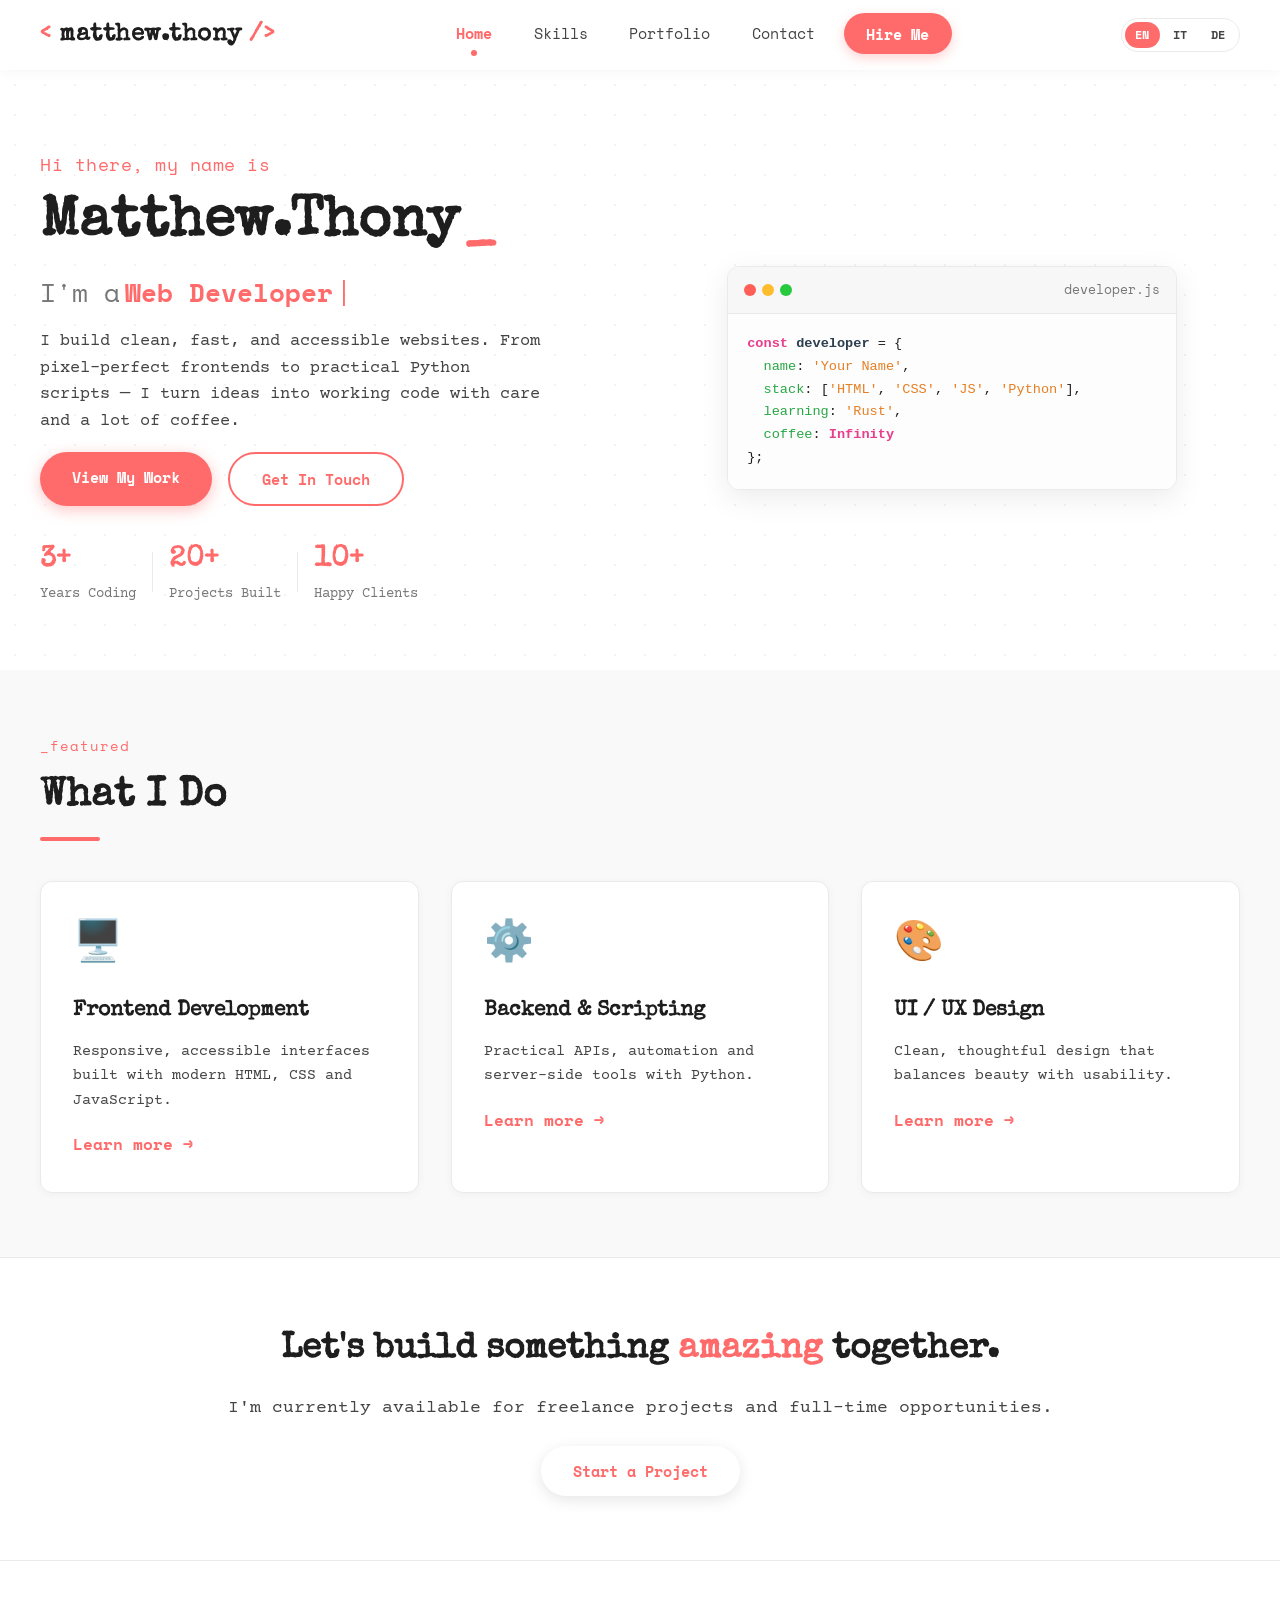
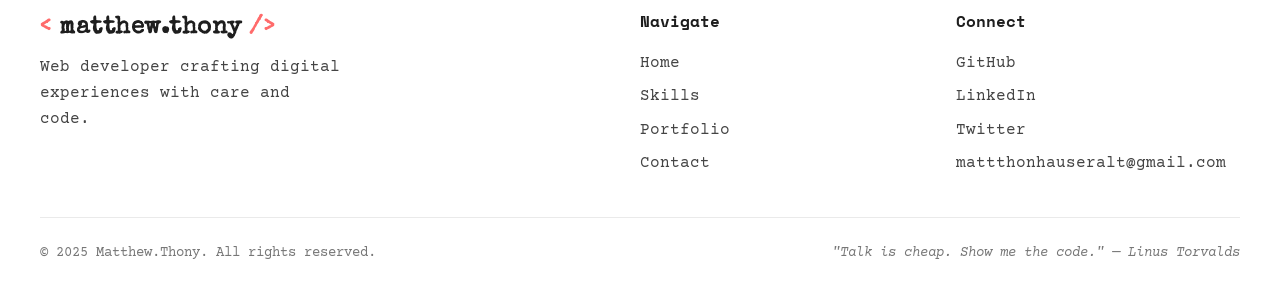
<file: index.html>
<!DOCTYPE html>
<html lang="en">
<head>
  <meta charset="UTF-8">
  <meta name="viewport" content="width=device-width, initial-scale=1.0">
  <title>Portfolio — Home</title>
  <link rel="preconnect" href="https://fonts.googleapis.com">
  <link rel="preconnect" href="https://fonts.gstatic.com" crossorigin>
  <link href="https://fonts.googleapis.com/css2?family=Special+Elite&family=Courier+Prime:ital,wght@0,400;0,700;1,400&family=Space+Mono:wght@400;700&display=swap" rel="stylesheet">
  <link rel="stylesheet" href="style.css">
</head>
<body>

<nav class="navbar">
  <div class="nav-container">
    <a href="index.html" class="nav-logo">
      <span class="logo-bracket">&lt;</span>
      <span class="logo-text" data-i18n="nav.logo">Matthew.Thony</span>
      <span class="logo-bracket">/&gt;</span>
    </a>
    <ul class="nav-menu" id="nav-menu">
      <li><a href="index.html" class="nav-link active" data-i18n="nav.home">Home</a></li>
      <li><a href="skills.html" class="nav-link" data-i18n="nav.skills">Skills</a></li>
      <li><a href="portfolio.html" class="nav-link" data-i18n="nav.portfolio">Portfolio</a></li>
      <li><a href="contact.html" class="nav-link" data-i18n="nav.contact">Contact</a></li>
      <li class="nav-cta"><a href="contact.html" class="nav-link cta-link" data-i18n="nav.hire">Hire Me</a></li>
    </ul>
    <div class="lang-switcher">
      <button class="lang-btn" data-lang="en">EN</button>
      <button class="lang-btn" data-lang="it">IT</button>
      <button class="lang-btn" data-lang="de">DE</button>
    </div>
    <div class="nav-toggle" id="nav-toggle" role="button" tabindex="0" aria-label="Menu">
      <span class="toggle-bar"></span><span class="toggle-bar"></span><span class="toggle-bar"></span>
    </div>
  </div>
</nav>

<section class="hero">
  <div class="hero-bg-dots"></div>
  <div class="hero-container">
    <div class="hero-content">
      <p class="hero-greeting" data-i18n="home.greeting"></p>
      <h1 class="hero-title"><span data-i18n="home.title"></span><span class="cursor-blink">_</span></h1>
      <div class="hero-typewriter">
        <span class="typewriter-prefix" data-i18n="home.typewriterPrefix"></span>
        <span class="typewriter-text" id="typewriter-text"></span>
        <span class="typewriter-cursor">|</span>
      </div>
      <p class="hero-description" data-i18n="home.description"></p>
      <div class="hero-buttons">
        <a href="portfolio.html" class="btn btn-primary" data-i18n="home.btnWork"></a>
        <a href="contact.html" class="btn btn-outline" data-i18n="home.btnContact"></a>
      </div>
      <div class="hero-meta" id="hero-stats"></div>
    </div>
    <div class="hero-visual">
      <div class="hero-code-card">
        <div class="code-card-header">
          <div class="code-dots">
            <span class="dot dot-red"></span><span class="dot dot-yellow"></span><span class="dot dot-green"></span>
          </div>
          <span class="code-filename">developer.js</span>
        </div>
        <div class="code-card-body">
<pre><code><span class="code-keyword">const</span> <span class="code-var">developer</span> = {
  <span class="code-prop">name</span>: <span class="code-string">'Your Name'</span>,
  <span class="code-prop">stack</span>: [<span class="code-string">'HTML'</span>, <span class="code-string">'CSS'</span>, <span class="code-string">'JS'</span>, <span class="code-string">'Python'</span>],
  <span class="code-prop">learning</span>: <span class="code-string">'Rust'</span>,
  <span class="code-prop">coffee</span>: <span class="code-keyword">Infinity</span>
};</code></pre>
        </div>
      </div>
    </div>
  </div>
</section>

<section class="featured">
  <div class="section-container">
    <div class="section-header">
      <p class="section-tag">_featured</p>
      <h2 class="section-title" data-i18n="home.featuredTitle"></h2>
      <div class="section-line"></div>
    </div>
    <div class="featured-grid" id="featured-grid"></div>
  </div>
</section>

<section class="cta-banner">
  <div class="section-container">
    <div class="cta-content">
      <h2><span data-i18n="home.ctaTitle"></span> <span class="cta-highlight" data-i18n="home.ctaHighlight"></span><span data-i18n="home.ctaTitleEnd"></span></h2>
      <p data-i18n="home.ctaText"></p>
      <a href="contact.html" class="btn btn-light" data-i18n="home.ctaBtn"></a>
    </div>
  </div>
</section>

<footer class="footer">
  <div class="footer-container">
    <div class="footer-top">
      <div class="footer-brand">
        <a href="index.html" class="nav-logo footer-logo">
          <span class="logo-bracket">&lt;</span>
          <span class="logo-text" data-i18n="nav.logo"></span>
          <span class="logo-bracket">/&gt;</span>
        </a>
        <p data-i18n="footer.tagline"></p>
      </div>
      <div class="footer-links">
        <h4 data-i18n="footer.navTitle"></h4>
        <a href="index.html" data-i18n="nav.home"></a>
        <a href="skills.html" data-i18n="nav.skills"></a>
        <a href="portfolio.html" data-i18n="nav.portfolio"></a>
        <a href="contact.html" data-i18n="nav.contact"></a>
      </div>
      <div class="footer-links">
        <h4 data-i18n="footer.connectTitle"></h4>
        <a href="#">GitHub</a>
        <a href="#">LinkedIn</a>
        <a href="#">Twitter</a>
        <a href="#" data-i18n="contact.email"></a>
      </div>
    </div>
    <div class="footer-bottom">
      <p>&copy; 2025 <span data-i18n="home.title"></span>. <span data-i18n="footer.rights"></span></p>
      <p class="footer-quote" data-i18n="footer.quote"></p>
    </div>
  </div>
</footer>

<script src="content.js"></script>
<script src="script.js"></script>
</body>
</html>
</file>
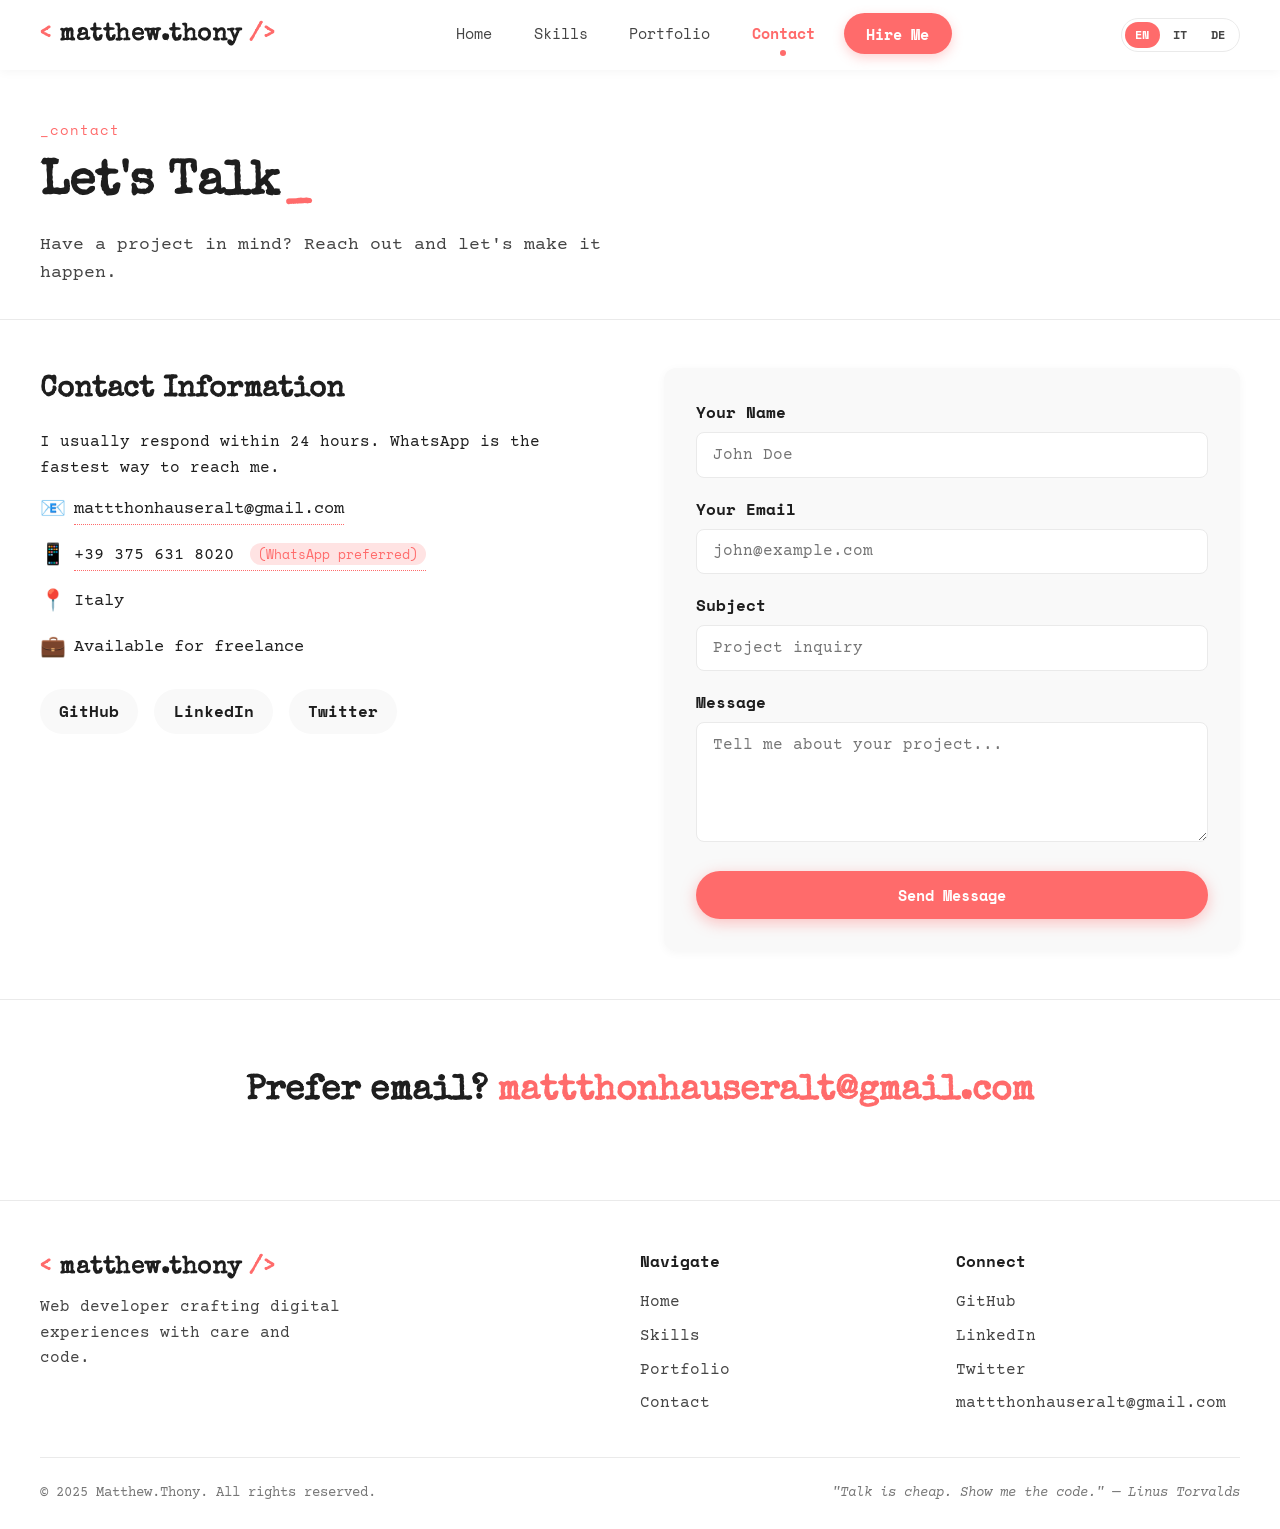
<file: contact.html>
<!DOCTYPE html>
<html lang="en">
<head>
  <meta charset="UTF-8">
  <meta name="viewport" content="width=device-width, initial-scale=1.0">
  <title>Contact</title>
  <link rel="preconnect" href="https://fonts.googleapis.com">
  <link rel="preconnect" href="https://fonts.gstatic.com" crossorigin>
  <link href="https://fonts.googleapis.com/css2?family=Special+Elite&family=Courier+Prime:ital,wght@0,400;0,700;1,400&family=Space+Mono:wght@400;700&display=swap" rel="stylesheet">
  <link rel="stylesheet" href="style.css">
</head>
<body>

<nav class="navbar">
  <div class="nav-container">
    <a href="index.html" class="nav-logo">
      <span class="logo-bracket">&lt;</span>
      <span class="logo-text" data-i18n="nav.logo"></span>
      <span class="logo-bracket">/&gt;</span>
    </a>
    <ul class="nav-menu" id="nav-menu">
      <li><a href="index.html" class="nav-link" data-i18n="nav.home"></a></li>
      <li><a href="skills.html" class="nav-link" data-i18n="nav.skills"></a></li>
      <li><a href="portfolio.html" class="nav-link" data-i18n="nav.portfolio"></a></li>
      <li><a href="contact.html" class="nav-link active" data-i18n="nav.contact"></a></li>
      <li class="nav-cta"><a href="contact.html" class="nav-link cta-link" data-i18n="nav.hire"></a></li>
    </ul>
    <div class="lang-switcher">
      <button class="lang-btn" data-lang="en">EN</button>
      <button class="lang-btn" data-lang="it">IT</button>
      <button class="lang-btn" data-lang="de">DE</button>
    </div>
    <div class="nav-toggle" id="nav-toggle" role="button" tabindex="0" aria-label="Menu">
      <span class="toggle-bar"></span><span class="toggle-bar"></span><span class="toggle-bar"></span>
    </div>
  </div>
</nav>

<header class="page-header">
  <div class="section-container">
    <p class="section-tag" data-i18n="contact.tag"></p>
    <h1 class="page-title"><span data-i18n="contact.title"></span><span class="cursor-blink">_</span></h1>
    <p class="page-subtitle" data-i18n="contact.subtitle"></p>
  </div>
</header>

<section class="contact-section">
  <div class="section-container contact-flex">
    <div class="contact-info">
      <h2 data-i18n="contact.infoTitle"></h2>
      <p data-i18n="contact.infoSubtitle"></p>
      <div class="contact-details" id="contact-details"></div>
      <div class="social-links">
        <a href="#" class="social-link">GitHub</a>
        <a href="#" class="social-link">LinkedIn</a>
        <a href="#" class="social-link">Twitter</a>
      </div>
    </div>
    <div class="contact-form-container">
      <form action="https://api.web3forms.com/submit" method="POST" class="contact-form">

    <!-- 🔑 Web3Forms hidden fields — these MUST stay inside the form -->
    <input type="hidden" name="access_key" value="4d2bb78f-a3fa-4313-9913-e1c6d6ae6f00">
    <input type="hidden" name="subject" value="New message from your portfolio">
    <input type="hidden" name="from_name" value="Portfolio Contact Form">
    <!-- Honeypot spam trap — leave as is -->
    <input type="checkbox" name="botcheck" style="display:none">

    <!-- Visible fields -->
    <div class="form-group">
      <label for="name" data-i18n="contact.nameLabel"></label>
      <input type="text" id="name" name="name" data-i18n-placeholder="contact.namePlaceholder" required>
    </div>

    <div class="form-group">
      <label for="email" data-i18n="contact.emailLabel"></label>
      <input type="email" id="email" name="email" data-i18n-placeholder="contact.emailPlaceholder" required>
    </div>

    <div class="form-group">
      <label for="subject" data-i18n="contact.subjectLabel"></label>
      <input type="text" id="subject" name="subject" data-i18n-placeholder="contact.subjectPlaceholder">
    </div>

    <div class="form-group">
      <label for="message" data-i18n="contact.messageLabel"></label>
      <textarea id="message" name="message" rows="5" data-i18n-placeholder="contact.messagePlaceholder" required></textarea>
    </div>

    <button type="submit" class="btn btn-primary btn-full" data-i18n="contact.sendBtn"></button>
  </form>
    </div>
  </div>
</section>

<section class="cta-banner">
  <div class="section-container">
    <div class="cta-content">
      <h2><span data-i18n="contact.preferEmail"></span> <span class="cta-highlight" data-i18n="contact.footerEmail"></span></h2>
    </div>
  </div>
</section>

<footer class="footer">
  <div class="footer-container">
    <div class="footer-top">
      <div class="footer-brand">
        <a href="index.html" class="nav-logo footer-logo">
          <span class="logo-bracket">&lt;</span>
          <span class="logo-text" data-i18n="nav.logo"></span>
          <span class="logo-bracket">/&gt;</span>
        </a>
        <p data-i18n="footer.tagline"></p>
      </div>
      <div class="footer-links">
        <h4 data-i18n="footer.navTitle"></h4>
        <a href="index.html" data-i18n="nav.home"></a>
        <a href="skills.html" data-i18n="nav.skills"></a>
        <a href="portfolio.html" data-i18n="nav.portfolio"></a>
        <a href="contact.html" data-i18n="nav.contact"></a>
      </div>
      <div class="footer-links">
        <h4 data-i18n="footer.connectTitle"></h4>
        <a href="#">GitHub</a><a href="#">LinkedIn</a><a href="#">Twitter</a>
        <a href="#" data-i18n="contact.email"></a>
      </div>
    </div>
    <div class="footer-bottom">
      <p>&copy; 2025 <span data-i18n="home.title"></span>. <span data-i18n="footer.rights"></span></p>
      <p class="footer-quote" data-i18n="footer.quote"></p>
    </div>
  </div>
</footer>

<script src="content.js"></script>
<script src="script.js"></script>
</body>
</html>
</file>
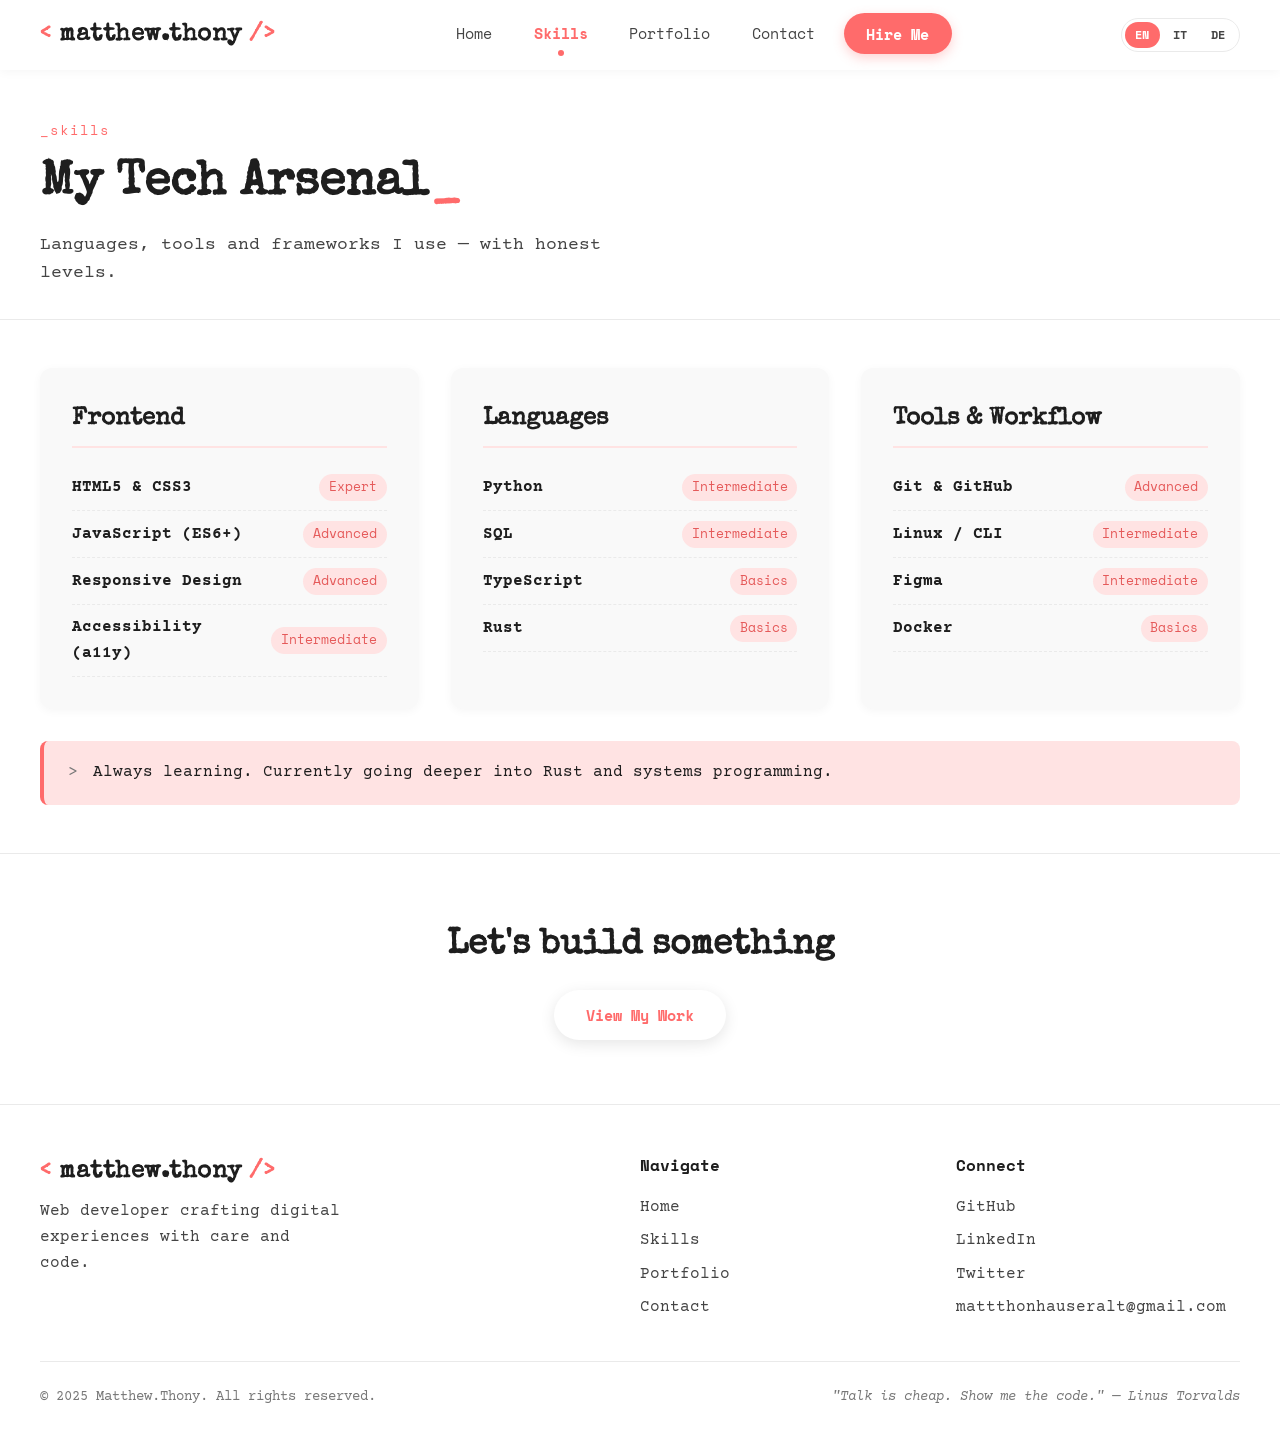
<file: skills.html>
<!DOCTYPE html>
<html lang="en">
<head>
  <meta charset="UTF-8">
  <meta name="viewport" content="width=device-width, initial-scale=1.0">
  <title>Skills</title>
  <link rel="preconnect" href="https://fonts.googleapis.com">
  <link rel="preconnect" href="https://fonts.gstatic.com" crossorigin>
  <link href="https://fonts.googleapis.com/css2?family=Special+Elite&family=Courier+Prime:ital,wght@0,400;0,700;1,400&family=Space+Mono:wght@400;700&display=swap" rel="stylesheet">
  <link rel="stylesheet" href="style.css">
</head>
<body>

<nav class="navbar">
  <div class="nav-container">
    <a href="index.html" class="nav-logo">
      <span class="logo-bracket">&lt;</span>
      <span class="logo-text" data-i18n="nav.logo"></span>
      <span class="logo-bracket">/&gt;</span>
    </a>
    <ul class="nav-menu" id="nav-menu">
      <li><a href="index.html" class="nav-link" data-i18n="nav.home"></a></li>
      <li><a href="skills.html" class="nav-link active" data-i18n="nav.skills"></a></li>
      <li><a href="portfolio.html" class="nav-link" data-i18n="nav.portfolio"></a></li>
      <li><a href="contact.html" class="nav-link" data-i18n="nav.contact"></a></li>
      <li class="nav-cta"><a href="contact.html" class="nav-link cta-link" data-i18n="nav.hire"></a></li>
    </ul>
    <div class="lang-switcher">
      <button class="lang-btn" data-lang="en">EN</button>
      <button class="lang-btn" data-lang="it">IT</button>
      <button class="lang-btn" data-lang="de">DE</button>
    </div>
    <div class="nav-toggle" id="nav-toggle" role="button" tabindex="0" aria-label="Menu">
      <span class="toggle-bar"></span><span class="toggle-bar"></span><span class="toggle-bar"></span>
    </div>
  </div>
</nav>

<header class="page-header">
  <div class="section-container">
    <p class="section-tag" data-i18n="skills.tag"></p>
    <h1 class="page-title"><span data-i18n="skills.title"></span><span class="cursor-blink">_</span></h1>
    <p class="page-subtitle" data-i18n="skills.subtitle"></p>
  </div>
</header>

<section class="skills-content">
  <div class="section-container">
    <div class="skills-grid" id="skills-grid"></div>
    <div class="skills-note">
      <p><span class="typewriter-prefix">&gt; </span><span data-i18n="skills.note"></span></p>
    </div>
  </div>
</section>

<section class="cta-banner">
  <div class="section-container">
    <div class="cta-content">
      <h2 data-i18n="home.ctaTitle"></h2>
      <a href="portfolio.html" class="btn btn-light" data-i18n="home.btnWork"></a>
    </div>
  </div>
</section>

<footer class="footer">
  <div class="footer-container">
    <div class="footer-top">
      <div class="footer-brand">
        <a href="index.html" class="nav-logo footer-logo">
          <span class="logo-bracket">&lt;</span>
          <span class="logo-text" data-i18n="nav.logo"></span>
          <span class="logo-bracket">/&gt;</span>
        </a>
        <p data-i18n="footer.tagline"></p>
      </div>
      <div class="footer-links">
        <h4 data-i18n="footer.navTitle"></h4>
        <a href="index.html" data-i18n="nav.home"></a>
        <a href="skills.html" data-i18n="nav.skills"></a>
        <a href="portfolio.html" data-i18n="nav.portfolio"></a>
        <a href="contact.html" data-i18n="nav.contact"></a>
      </div>
      <div class="footer-links">
        <h4 data-i18n="footer.connectTitle"></h4>
        <a href="#">GitHub</a><a href="#">LinkedIn</a><a href="#">Twitter</a>
        <a href="#" data-i18n="contact.email"></a>
      </div>
    </div>
    <div class="footer-bottom">
      <p>&copy; 2025 <span data-i18n="home.title"></span>. <span data-i18n="footer.rights"></span></p>
      <p class="footer-quote" data-i18n="footer.quote"></p>
    </div>
  </div>
</footer>

<script src="content.js"></script>
<script src="script.js"></script>
</body>
</html>
</file>
<file: style.css>
/* ============================================================
   style.css — full stylesheet for Matthew.Thony portfolio
   White, clean, typewriter fonts, coral accent.
   ============================================================ */

/* ===== RESET & VARIABLES ===== */
* {
  margin: 0;
  padding: 0;
  box-sizing: border-box;
}

:root {
  --bg-white: #ffffff;
  --bg-light: #f9f9f9;
  --text-dark: #1e1e1e;
  --text-medium: #444444;
  --text-light: #777777;
  --accent: #ff6b6b;
  --accent-dark: #e55a5a;
  --accent-light: #ffe3e3;
  --border-light: #eaeaea;
  --shadow-sm: 0 2px 10px rgba(0, 0, 0, 0.04);
  --shadow-md: 0 8px 30px rgba(0, 0, 0, 0.08);
  --font-typewriter: 'Special Elite', 'Courier New', monospace;
  --font-code: 'Courier Prime', 'Courier New', monospace;
  --font-mono: 'Space Mono', 'Courier New', monospace;
  --transition: all 0.3s ease;
}

html {
  scroll-behavior: smooth;
}

body {
  font-family: var(--font-code);
  background-color: var(--bg-white);
  color: var(--text-dark);
  line-height: 1.6;
  overflow-x: hidden;
}

a {
  text-decoration: none;
  color: inherit;
  transition: var(--transition);
}

ul {
  list-style: none;
}

img {
  max-width: 100%;
  display: block;
}

/* ===== NAVIGATION ===== */
.navbar {
  position: sticky;
  top: 0;
  background: rgba(255, 255, 255, 0.95);
  backdrop-filter: blur(10px);
  -webkit-backdrop-filter: blur(10px);
  box-shadow: var(--shadow-sm);
  z-index: 1000;
  padding: 0 1.5rem;
  height: 70px;
  display: flex;
  align-items: center;
}

.nav-container {
  width: 100%;
  max-width: 1200px;
  margin: 0 auto;
  display: flex;
  justify-content: space-between;
  align-items: center;
  gap: 1rem;
}

.nav-logo {
  font-family: var(--font-typewriter);
  font-size: 1.5rem;
  font-weight: 700;
  color: var(--text-dark);
  letter-spacing: 0.5px;
  white-space: nowrap;
}

.logo-bracket {
  color: var(--accent);
}

.logo-text {
  color: var(--text-dark);
}

.nav-menu {
  display: flex;
  align-items: center;
  gap: 1rem;
}

.nav-link {
  font-family: var(--font-mono);
  font-size: 0.95rem;
  font-weight: 500;
  color: var(--text-medium);
  padding: 0.5rem 0.8rem;
  border-radius: 6px;
  position: relative;
}

.nav-link:hover {
  color: var(--accent);
  background-color: var(--accent-light);
}

.nav-link.active {
  color: var(--accent);
  font-weight: 700;
}

.nav-link.active::after {
  content: '';
  position: absolute;
  bottom: -4px;
  left: 50%;
  transform: translateX(-50%);
  width: 6px;
  height: 6px;
  background: var(--accent);
  border-radius: 50%;
}

.cta-link {
  background: var(--accent);
  color: white !important;
  padding: 0.6rem 1.4rem;
  border-radius: 30px;
  font-weight: 700;
  box-shadow: 0 4px 12px rgba(255, 107, 107, 0.3);
}

.cta-link:hover {
  background: var(--accent-dark);
  color: white;
  transform: translateY(-2px);
}

/* ===== LANGUAGE SWITCHER ===== */
.lang-switcher {
  display: flex;
  gap: 0.2rem;
  border: 1px solid var(--border-light);
  border-radius: 30px;
  padding: 0.2rem;
  background: white;
}

.lang-btn {
  background: transparent;
  border: none;
  font-family: var(--font-mono);
  font-size: 0.75rem;
  font-weight: 700;
  color: var(--text-medium);
  padding: 0.3rem 0.65rem;
  border-radius: 20px;
  cursor: pointer;
  transition: var(--transition);
}

.lang-btn:hover {
  color: var(--accent);
}

.lang-btn.active {
  background: var(--accent);
  color: white;
}

/* ===== MOBILE NAV TOGGLE ===== */
.nav-toggle {
  display: none;
  flex-direction: column;
  gap: 5px;
  cursor: pointer;
  padding: 0.5rem;
}

.toggle-bar {
  width: 25px;
  height: 2px;
  background: var(--text-dark);
  transition: var(--transition);
}

/* ===== HERO ===== */
.hero {
  position: relative;
  padding: 5rem 1.5rem 4rem;
  overflow: hidden;
  background: var(--bg-white);
}

.hero-bg-dots {
  position: absolute;
  inset: 0;
  background-image: radial-gradient(circle, #e0e0e0 1px, transparent 1px);
  background-size: 30px 30px;
  opacity: 0.4;
  z-index: 0;
  pointer-events: none;
}

.hero-container {
  position: relative;
  z-index: 1;
  max-width: 1200px;
  margin: 0 auto;
  display: grid;
  grid-template-columns: 1fr 1fr;
  gap: 3rem;
  align-items: center;
}

.hero-content {
  display: flex;
  flex-direction: column;
  gap: 1rem;
}

.hero-greeting {
  font-family: var(--font-mono);
  color: var(--accent);
  font-size: 1.1rem;
  letter-spacing: 0.5px;
}

.hero-title {
  font-family: var(--font-typewriter);
  font-size: 3.5rem;
  font-weight: 700;
  line-height: 1.1;
  color: var(--text-dark);
}

.cursor-blink {
  animation: blink 1s step-end infinite;
  color: var(--accent);
}

@keyframes blink {
  0%, 100% { opacity: 1; }
  50% { opacity: 0; }
}

.hero-typewriter {
  font-family: var(--font-mono);
  font-size: 1.6rem;
  font-weight: 500;
  color: var(--text-medium);
  display: flex;
  align-items: center;
  flex-wrap: wrap;
  min-height: 2.4rem;
}

.typewriter-prefix {
  margin-right: 0.3rem;
  color: var(--text-light);
}

.typewriter-text {
  color: var(--accent);
  font-weight: 700;
}

.typewriter-cursor {
  margin-left: 0.2rem;
  animation: blink 1s step-end infinite;
  color: var(--accent);
}

.hero-description {
  font-family: var(--font-code);
  color: var(--text-medium);
  max-width: 500px;
  font-size: 1.05rem;
}

.hero-buttons {
  display: flex;
  gap: 1rem;
  flex-wrap: wrap;
}

.hero-meta {
  display: flex;
  align-items: center;
  gap: 1rem;
  flex-wrap: wrap;
  margin-top: 1rem;
}

.meta-item {
  display: flex;
  flex-direction: column;
}

.meta-number {
  font-family: var(--font-typewriter);
  font-size: 1.8rem;
  font-weight: 700;
  color: var(--accent);
}

.meta-label {
  font-size: 0.85rem;
  color: var(--text-light);
}

.meta-divider {
  width: 1px;
  height: 40px;
  background: var(--border-light);
}

/* ===== HERO CODE CARD ===== */
.hero-visual {
  display: flex;
  justify-content: center;
  align-items: center;
}

.hero-code-card {
  width: 100%;
  max-width: 450px;
  background: var(--bg-white);
  border-radius: 12px;
  box-shadow: var(--shadow-md);
  overflow: hidden;
  border: 1px solid var(--border-light);
  transition: var(--transition);
}

.hero-code-card:hover {
  box-shadow: 0 12px 40px rgba(0, 0, 0, 0.12);
  transform: translateY(-5px);
}

.code-card-header {
  background: #f7f7f7;
  padding: 0.8rem 1rem;
  display: flex;
  align-items: center;
  gap: 0.8rem;
  border-bottom: 1px solid var(--border-light);
}

.code-dots {
  display: flex;
  gap: 6px;
}

.dot {
  width: 12px;
  height: 12px;
  border-radius: 50%;
}

.dot-red { background: #ff5f56; }
.dot-yellow { background: #ffbd2e; }
.dot-green { background: #27c93f; }

.code-filename {
  font-family: var(--font-mono);
  font-size: 0.8rem;
  color: var(--text-light);
  margin-left: auto;
}

.code-card-body {
  padding: 1.2rem;
  background: #fdfdfd;
}

.code-card-body pre {
  margin: 0;
  font-family: var(--font-code);
  font-size: 0.85rem;
  line-height: 1.6;
  color: var(--text-dark);
  overflow-x: auto;
}

.code-keyword { color: #e83e8c; font-weight: 700; }
.code-var { color: #2c3e50; font-weight: 600; }
.code-prop { color: #28a745; }
.code-string { color: #e67e22; }

/* ===== BUTTONS ===== */
.btn {
  display: inline-block;
  font-family: var(--font-mono);
  font-weight: 700;
  padding: 0.8rem 2rem;
  border-radius: 30px;
  font-size: 0.95rem;
  cursor: pointer;
  transition: var(--transition);
  border: none;
  text-align: center;
}

.btn-primary {
  background: var(--accent);
  color: white;
  box-shadow: 0 4px 15px rgba(255, 107, 107, 0.4);
}

.btn-primary:hover {
  background: var(--accent-dark);
  transform: translateY(-3px);
  box-shadow: 0 8px 20px rgba(255, 107, 107, 0.5);
}

.btn-outline {
  background: transparent;
  color: var(--accent);
  border: 2px solid var(--accent);
}

.btn-outline:hover {
  background: var(--accent-light);
  transform: translateY(-3px);
}

.btn-light {
  background: white;
  color: var(--accent);
  box-shadow: 0 4px 15px rgba(0, 0, 0, 0.1);
}

.btn-light:hover {
  background: #f0f0f0;
  transform: translateY(-3px);
}

.btn-small {
  padding: 0.5rem 1.2rem;
  font-size: 0.85rem;
}

.btn-full {
  width: 100%;
}

/* ===== SECTIONS ===== */
.featured {
  padding: 4rem 1.5rem;
  background: var(--bg-light);
}

.section-container {
  max-width: 1200px;
  margin: 0 auto;
}

.section-header {
  margin-bottom: 2.5rem;
}

.section-tag {
  font-family: var(--font-mono);
  color: var(--accent);
  font-size: 0.9rem;
  letter-spacing: 1px;
}

.section-title {
  font-family: var(--font-typewriter);
  font-size: 2.5rem;
  color: var(--text-dark);
  margin: 0.5rem 0;
}

.section-line {
  width: 60px;
  height: 4px;
  background: var(--accent);
  border-radius: 2px;
  margin-top: 0.5rem;
}

/* ===== FEATURED CARDS ===== */
.featured-grid {
  display: grid;
  grid-template-columns: repeat(auto-fit, minmax(260px, 1fr));
  gap: 2rem;
}

.featured-card {
  background: var(--bg-white);
  padding: 2rem;
  border-radius: 12px;
  box-shadow: var(--shadow-sm);
  transition: var(--transition);
  border: 1px solid var(--border-light);
}

.featured-card:hover {
  box-shadow: var(--shadow-md);
  transform: translateY(-5px);
  border-color: var(--accent-light);
}

.featured-icon {
  font-size: 2.5rem;
  margin-bottom: 1rem;
}

.featured-card h3 {
  font-family: var(--font-typewriter);
  font-size: 1.3rem;
  margin-bottom: 0.8rem;
  color: var(--text-dark);
}

.featured-card p {
  color: var(--text-medium);
  font-size: 0.95rem;
  margin-bottom: 1.2rem;
}

.featured-link {
  font-family: var(--font-mono);
  color: var(--accent);
  font-weight: 600;
}

.featured-link:hover {
  text-decoration: underline;
}

/* ===== CTA BANNER ===== */
.cta-banner {
  padding: 4rem 1.5rem;
  background: var(--bg-white);
  text-align: center;
  border-top: 1px solid var(--border-light);
}

.cta-content h2 {
  font-family: var(--font-typewriter);
  font-size: 2.2rem;
  color: var(--text-dark);
  margin-bottom: 1rem;
}

.cta-content p {
  color: var(--text-medium);
  margin-bottom: 1.5rem;
  font-size: 1.1rem;
}

.cta-highlight {
  color: var(--accent);
}

/* ===== PAGE HEADER (subpages) ===== */
.page-header {
  padding: 3rem 1.5rem 2rem;
  background: var(--bg-white);
  border-bottom: 1px solid var(--border-light);
}

.page-title {
  font-family: var(--font-typewriter);
  font-size: 3rem;
  color: var(--text-dark);
  margin: 0.3rem 0;
}

.page-subtitle {
  font-size: 1.1rem;
  color: var(--text-medium);
  max-width: 600px;
  margin-top: 0.5rem;
}

/* ===== SKILLS ===== */
.skills-content {
  padding: 3rem 1.5rem;
  background: var(--bg-white);
}

.skills-grid {
  display: grid;
  grid-template-columns: repeat(auto-fit, minmax(280px, 1fr));
  gap: 2rem;
}

.skill-category {
  background: var(--bg-light);
  padding: 2rem;
  border-radius: 12px;
  box-shadow: var(--shadow-sm);
}

.skill-category h2 {
  font-family: var(--font-typewriter);
  font-size: 1.5rem;
  color: var(--text-dark);
  margin-bottom: 1rem;
  border-bottom: 2px solid var(--accent-light);
  padding-bottom: 0.5rem;
}

.skill-list li {
  display: flex;
  justify-content: space-between;
  align-items: center;
  padding: 0.6rem 0;
  border-bottom: 1px dashed var(--border-light);
}

.skill-name {
  font-weight: 600;
  color: var(--text-dark);
}

.skill-level {
  font-family: var(--font-mono);
  color: var(--accent-dark);
  background: var(--accent-light);
  padding: 0.2rem 0.6rem;
  border-radius: 20px;
  font-size: 0.8rem;
}

.skills-note {
  margin-top: 2rem;
  background: var(--accent-light);
  padding: 1.2rem 1.5rem;
  border-radius: 8px;
  font-family: var(--font-code);
  border-left: 4px solid var(--accent);
  color: var(--text-dark);
}

/* ===== PORTFOLIO ===== */
.portfolio-section {
  padding: 3rem 1.5rem;
  background: var(--bg-white);
}

.portfolio-grid {
  display: grid;
  grid-template-columns: repeat(auto-fit, minmax(300px, 1fr));
  gap: 2rem;
}

.portfolio-item {
  background: var(--bg-light);
  border-radius: 12px;
  overflow: hidden;
  box-shadow: var(--shadow-sm);
  transition: var(--transition);
  display: flex;
  flex-direction: column;
}

.portfolio-item:hover {
  box-shadow: var(--shadow-md);
  transform: translateY(-5px);
}

.portfolio-image {
  height: 220px;
  background: #eaeaea;
  display: flex;
  align-items: center;
  justify-content: center;
  overflow: hidden;
}

.portfolio-image img {
  width: 100%;
  height: 100%;
  object-fit: cover;
  object-position: center top;
  transition: transform 0.4s ease;
}

.portfolio-item:hover .portfolio-image img {
  transform: scale(1.04);
}

.placeholder-img {
  font-size: 4rem;
  line-height: 1;
}

.portfolio-info {
  padding: 1.5rem;
  flex: 1;
  display: flex;
  flex-direction: column;
}

.portfolio-info h3 {
  font-family: var(--font-typewriter);
  font-size: 1.3rem;
  margin-bottom: 0.5rem;
  color: var(--text-dark);
}

.portfolio-info p {
  color: var(--text-medium);
  margin-bottom: 1rem;
  flex: 1;
}

.portfolio-tags {
  display: flex;
  flex-wrap: wrap;
  gap: 0.5rem;
  margin-bottom: 1rem;
}

.portfolio-tags span {
  background: var(--accent-light);
  color: var(--accent-dark);
  padding: 0.3rem 0.7rem;
  border-radius: 20px;
  font-size: 0.8rem;
  font-family: var(--font-mono);
}

.portfolio-links {
  display: flex;
  flex-wrap: wrap;
  gap: 0.5rem;
  margin-top: auto;
  padding-top: 0.5rem;
}

.portfolio-links .btn {
  padding: 0.5rem 1.1rem;
  font-size: 0.8rem;
}

/* ===== CONTACT ===== */
.contact-section {
  padding: 3rem 1.5rem;
  background: var(--bg-white);
}

.contact-flex {
  display: grid;
  grid-template-columns: 1fr 1fr;
  gap: 3rem;
  align-items: start;
}

.contact-info h2 {
  font-family: var(--font-typewriter);
  font-size: 1.8rem;
  margin-bottom: 1rem;
}

.contact-details p {
  margin: 0.8rem 0;
  display: flex;
  align-items: center;
  gap: 0.5rem;
  font-size: 1.05rem;
  flex-wrap: wrap;
}

.contact-icon {
  font-size: 1.3rem;
}

.contact-link {
  color: var(--text-dark);
  border-bottom: 1px dotted var(--accent);
  transition: var(--transition);
}

.contact-link:hover {
  color: var(--accent);
  border-bottom-style: solid;
}

.contact-note {
  font-family: var(--font-mono);
  font-size: 0.8rem;
  color: var(--accent);
  background: var(--accent-light);
  padding: 0.1rem 0.5rem;
  border-radius: 20px;
  margin-left: 0.4rem;
  white-space: nowrap;
}

.social-links {
  display: flex;
  gap: 1rem;
  margin-top: 1.5rem;
  flex-wrap: wrap;
}

.social-link {
  background: var(--bg-light);
  padding: 0.6rem 1.2rem;
  border-radius: 30px;
  font-family: var(--font-mono);
  font-weight: 600;
  color: var(--text-dark);
  transition: var(--transition);
}

.social-link:hover {
  background: var(--accent);
  color: white;
}

.contact-form-container {
  background: var(--bg-light);
  padding: 2rem;
  border-radius: 12px;
  box-shadow: var(--shadow-sm);
}

.form-group {
  margin-bottom: 1.2rem;
}

.form-group label {
  display: block;
  font-family: var(--font-mono);
  font-weight: 600;
  margin-bottom: 0.4rem;
  color: var(--text-dark);
}

.form-group input,
.form-group textarea {
  width: 100%;
  padding: 0.8rem 1rem;
  border: 1px solid var(--border-light);
  border-radius: 8px;
  font-family: var(--font-code);
  font-size: 1rem;
  transition: var(--transition);
  background: white;
  color: var(--text-dark);
}

.form-group input:focus,
.form-group textarea:focus {
  outline: none;
  border-color: var(--accent);
  box-shadow: 0 0 0 3px var(--accent-light);
}

.form-group textarea {
  resize: vertical;
  min-height: 120px;
}

/* ===== FOOTER ===== */
.footer {
  background: var(--bg-white);
  border-top: 1px solid var(--border-light);
  padding: 3rem 1.5rem 1.5rem;
}

.footer-container {
  max-width: 1200px;
  margin: 0 auto;
}

.footer-top {
  display: grid;
  grid-template-columns: 2fr 1fr 1fr;
  gap: 2rem;
  margin-bottom: 2rem;
}

.footer-brand p {
  color: var(--text-medium);
  margin-top: 0.5rem;
  max-width: 300px;
}

.footer-links h4 {
  font-family: var(--font-mono);
  font-size: 1rem;
  margin-bottom: 1rem;
  color: var(--text-dark);
}

.footer-links a {
  display: block;
  color: var(--text-medium);
  margin-bottom: 0.5rem;
  transition: var(--transition);
}

.footer-links a:hover {
  color: var(--accent);
  transform: translateX(3px);
}

.footer-bottom {
  display: flex;
  justify-content: space-between;
  align-items: center;
  flex-wrap: wrap;
  gap: 1rem;
  padding-top: 1.5rem;
  border-top: 1px solid var(--border-light);
  color: var(--text-light);
  font-size: 0.9rem;
}

.footer-quote {
  font-style: italic;
  font-family: var(--font-code);
}

/* ===== RESPONSIVE ===== */
@media (max-width: 900px) {
  .nav-toggle {
    display: flex;
  }

  .nav-menu {
    position: fixed;
    top: 70px;
    left: 0;
    width: 100%;
    background: white;
    flex-direction: column;
    padding: 2rem;
    box-shadow: var(--shadow-md);
    gap: 1.5rem;
    transform: translateY(-150%);
    transition: transform 0.3s ease;
    z-index: 999;
  }

  .nav-menu.active {
    transform: translateY(0);
  }

  .hero-container {
    grid-template-columns: 1fr;
    text-align: center;
  }

  .hero-content {
    align-items: center;
  }

  .hero-buttons,
  .hero-meta {
    justify-content: center;
  }

  .hero-code-card {
    max-width: 100%;
  }

  .contact-flex {
    grid-template-columns: 1fr;
  }

  .footer-top {
    grid-template-columns: 1fr;
    text-align: center;
  }

  .footer-brand p {
    margin: 0 auto;
  }

  .lang-switcher {
    order: 2;
  }
}

@media (max-width: 480px) {
  .hero {
    padding: 3rem 1rem 2rem;
  }

  .hero-title {
    font-size: 2.5rem;
  }

  .hero-typewriter {
    font-size: 1.3rem;
    justify-content: center;
  }

  .section-title {
    font-size: 2rem;
  }

  .page-title {
    font-size: 2.2rem;
  }

  .nav-menu {
    gap: 1rem;
  }

  .cta-content h2 {
    font-size: 1.6rem;
  }

  .footer-bottom {
    justify-content: center;
    text-align: center;
  }
}
</file>
